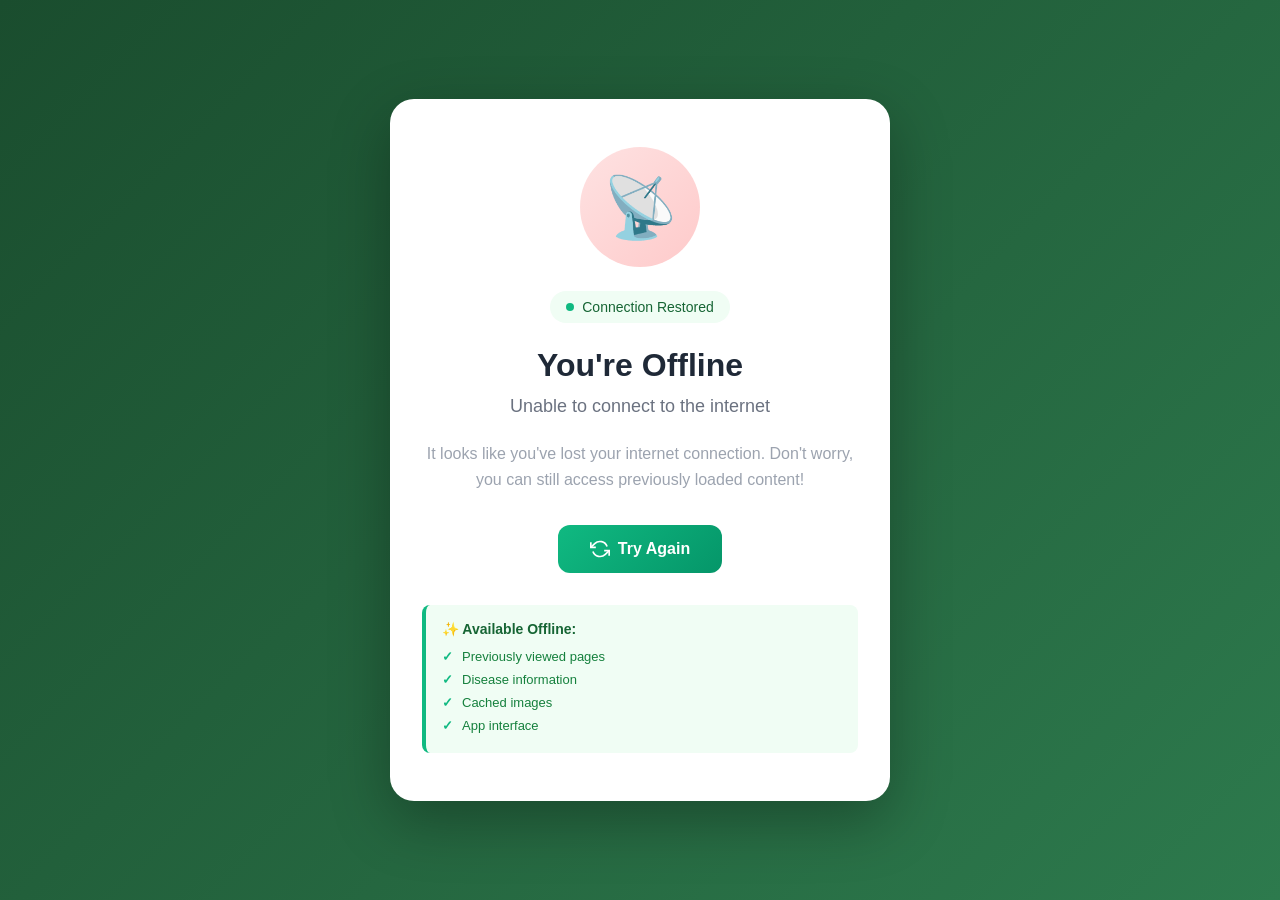
<file: static/offline.html>
<!DOCTYPE html>
<html lang="en">
<head>
    <meta charset="UTF-8">
    <meta name="viewport" content="width=device-width, initial-scale=1.0">
    <title>Offline - Chilli Care</title>
    <link rel="icon" href="/static/images/Site icon.png" type="image/png">
    <style>
        * {
            margin: 0;
            padding: 0;
            box-sizing: border-box;
        }

        body {
            font-family: 'Inter', -apple-system, BlinkMacSystemFont, 'Segoe UI', Roboto, sans-serif;
            background: linear-gradient(135deg, #1a4d2e 0%, #2d7a4d 100%);
            min-height: 100vh;
            display: flex;
            align-items: center;
            justify-content: center;
            padding: 20px;
        }

        .offline-container {
            background: white;
            border-radius: 24px;
            padding: 48px 32px;
            max-width: 500px;
            width: 100%;
            text-align: center;
            box-shadow: 0 20px 60px rgba(0, 0, 0, 0.3);
        }

        .offline-icon {
            width: 120px;
            height: 120px;
            margin: 0 auto 24px;
            background: linear-gradient(135deg, #fee2e2 0%, #fecaca 100%);
            border-radius: 50%;
            display: flex;
            align-items: center;
            justify-content: center;
            font-size: 60px;
            animation: pulse 2s ease-in-out infinite;
        }

        @keyframes pulse {
            0%, 100% {
                transform: scale(1);
            }
            50% {
                transform: scale(1.05);
            }
        }

        h1 {
            font-size: 32px;
            font-weight: 800;
            color: #1f2937;
            margin-bottom: 12px;
        }

        .subtitle {
            font-size: 18px;
            color: #6b7280;
            margin-bottom: 24px;
        }

        .message {
            font-size: 16px;
            color: #9ca3af;
            line-height: 1.6;
            margin-bottom: 32px;
        }

        .btn-retry {
            display: inline-flex;
            align-items: center;
            gap: 8px;
            padding: 14px 32px;
            background: linear-gradient(135deg, #10b981 0%, #059669 100%);
            color: white;
            border: none;
            border-radius: 12px;
            font-size: 16px;
            font-weight: 600;
            cursor: pointer;
            transition: all 0.3s ease;
            text-decoration: none;
        }

        .btn-retry:hover {
            transform: translateY(-2px);
            box-shadow: 0 8px 20px rgba(16, 185, 129, 0.4);
        }

        .btn-retry:active {
            transform: translateY(0);
        }

        .cached-notice {
            margin-top: 32px;
            padding: 16px;
            background: #f0fdf4;
            border-left: 4px solid #10b981;
            border-radius: 8px;
            text-align: left;
        }

        .cached-notice h3 {
            font-size: 14px;
            font-weight: 600;
            color: #166534;
            margin-bottom: 8px;
        }

        .cached-notice ul {
            list-style: none;
            padding: 0;
        }

        .cached-notice li {
            font-size: 13px;
            color: #15803d;
            padding: 4px 0;
            padding-left: 20px;
            position: relative;
        }

        .cached-notice li::before {
            content: '✓';
            position: absolute;
            left: 0;
            color: #10b981;
            font-weight: 700;
        }

        .network-status {
            display: inline-flex;
            align-items: center;
            gap: 8px;
            padding: 8px 16px;
            background: #fef2f2;
            border-radius: 20px;
            font-size: 14px;
            color: #991b1b;
            margin-bottom: 24px;
        }

        .status-dot {
            width: 8px;
            height: 8px;
            background: #dc2626;
            border-radius: 50%;
            animation: blink 1.5s ease-in-out infinite;
        }

        @keyframes blink {
            0%, 100% {
                opacity: 1;
            }
            50% {
                opacity: 0.3;
            }
        }

        @media (max-width: 480px) {
            .offline-container {
                padding: 32px 24px;
            }

            h1 {
                font-size: 24px;
            }

            .subtitle {
                font-size: 16px;
            }

            .offline-icon {
                width: 100px;
                height: 100px;
                font-size: 50px;
            }
        }
    </style>
</head>
<body>
    <div class="offline-container">
        <div class="offline-icon">
            📡
        </div>

        <div class="network-status">
            <span class="status-dot"></span>
            <span>No Internet Connection</span>
        </div>

        <h1>You're Offline</h1>
        <p class="subtitle">Unable to connect to the internet</p>
        
        <p class="message">
            It looks like you've lost your internet connection. 
            Don't worry, you can still access previously loaded content!
        </p>

        <button class="btn-retry" onclick="window.location.reload()">
            <svg width="20" height="20" viewBox="0 0 24 24" fill="none" stroke="currentColor" stroke-width="2">
                <path d="M1 4v6h6M23 20v-6h-6"/>
                <path d="M20.49 9A9 9 0 0 0 5.64 5.64L1 10m22 4l-4.64 4.36A9 9 0 0 1 3.51 15"/>
            </svg>
            Try Again
        </button>

        <div class="cached-notice">
            <h3>✨ Available Offline:</h3>
            <ul>
                <li>Previously viewed pages</li>
                <li>Disease information</li>
                <li>Cached images</li>
                <li>App interface</li>
            </ul>
        </div>
    </div>

    <script>
        // Check if we're back online
        window.addEventListener('online', () => {
            console.log('Back online!');
            // Show notification
            const notice = document.createElement('div');
            notice.style.cssText = `
                position: fixed;
                top: 20px;
                right: 20px;
                background: linear-gradient(135deg, #10b981 0%, #059669 100%);
                color: white;
                padding: 16px 24px;
                border-radius: 12px;
                box-shadow: 0 4px 12px rgba(0, 0, 0, 0.2);
                font-weight: 600;
                z-index: 9999;
                animation: slideIn 0.3s ease;
            `;
            notice.textContent = '✓ You\'re back online!';
            document.body.appendChild(notice);
            
            // Reload after a short delay
            setTimeout(() => {
                window.location.reload();
            }, 1500);
        });

        // Update status if already online
        if (navigator.onLine) {
            document.querySelector('.network-status').innerHTML = `
                <span style="width: 8px; height: 8px; background: #10b981; border-radius: 50%;"></span>
                <span style="color: #166534;">Connection Restored</span>
            `;
            document.querySelector('.network-status').style.background = '#f0fdf4';
        }
    </script>
</body>
</html>
</file>
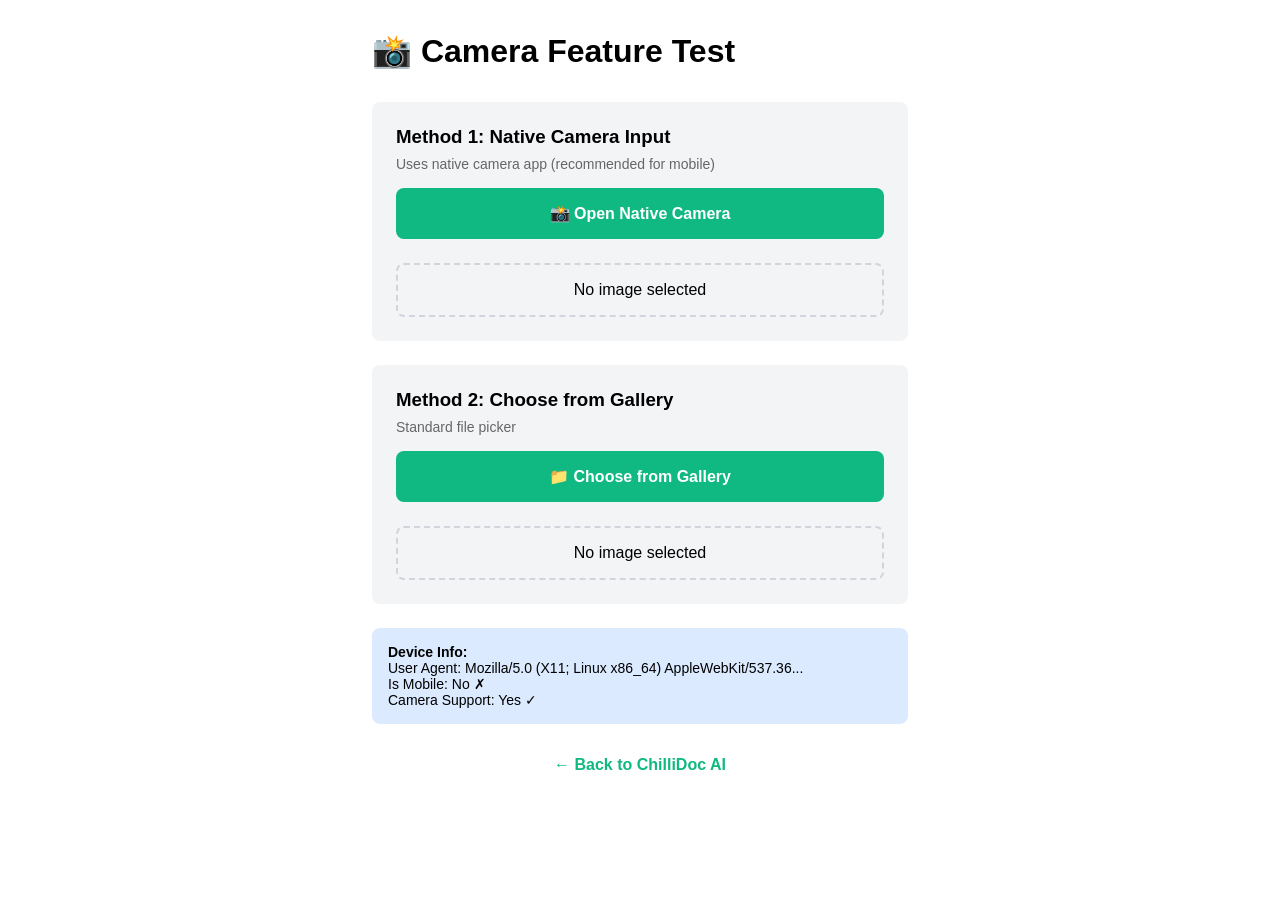
<file: templates/camera-test.html>
<!DOCTYPE html>
<html lang="en">
<head>
    <meta charset="UTF-8">
    <meta name="viewport" content="width=device-width, initial-scale=1.0">
    <title>Camera Test - ChilliDoc AI</title>
    <style>
        * { margin: 0; padding: 0; box-sizing: border-box; }
        body {
            font-family: -apple-system, BlinkMacSystemFont, 'Segoe UI', sans-serif;
            padding: 2rem;
            max-width: 600px;
            margin: 0 auto;
        }
        h1 { margin-bottom: 2rem; }
        .test-section {
            background: #f3f4f6;
            padding: 1.5rem;
            border-radius: 0.5rem;
            margin-bottom: 1.5rem;
        }
        button {
            width: 100%;
            padding: 1rem;
            margin: 0.5rem 0;
            border: none;
            border-radius: 0.5rem;
            font-size: 1rem;
            cursor: pointer;
            background: #10b981;
            color: white;
            font-weight: 600;
        }
        button:hover { background: #059669; }
        .preview {
            margin-top: 1rem;
            border: 2px dashed #d1d5db;
            border-radius: 0.5rem;
            padding: 1rem;
            text-align: center;
        }
        .preview img {
            max-width: 100%;
            border-radius: 0.5rem;
            margin-top: 1rem;
        }
        .info {
            background: #dbeafe;
            padding: 1rem;
            border-radius: 0.5rem;
            margin-top: 1rem;
            font-size: 0.875rem;
        }
        .success { background: #d1fae5; color: #065f46; }
        .error { background: #fee2e2; color: #991b1b; }
    </style>
</head>
<body>
    <h1>📸 Camera Feature Test</h1>
    
    <div class="test-section">
        <h3>Method 1: Native Camera Input</h3>
        <p style="margin: 0.5rem 0; font-size: 0.875rem; color: #666;">
            Uses native camera app (recommended for mobile)
        </p>
        <input type="file" id="nativeCamera" accept="image/*" capture="environment" hidden>
        <button onclick="document.getElementById('nativeCamera').click()">
            📸 Open Native Camera
        </button>
        <div class="preview" id="preview1">No image selected</div>
    </div>
    
    <div class="test-section">
        <h3>Method 2: Choose from Gallery</h3>
        <p style="margin: 0.5rem 0; font-size: 0.875rem; color: #666;">
            Standard file picker
        </p>
        <input type="file" id="gallery" accept="image/*" hidden>
        <button onclick="document.getElementById('gallery').click()">
            📁 Choose from Gallery
        </button>
        <div class="preview" id="preview2">No image selected</div>
    </div>
    
    <div class="info" id="deviceInfo">
        <strong>Device Info:</strong><br>
        User Agent: <span id="ua"></span><br>
        Is Mobile: <span id="isMobile"></span><br>
        Camera Support: <span id="cameraSupport"></span>
    </div>
    
    <div style="margin-top: 2rem; text-align: center;">
        <a href="/" style="color: #10b981; text-decoration: none; font-weight: 600;">
            ← Back to ChilliDoc AI
        </a>
    </div>
    
    <script>
        // Device detection
        const isMobile = /iPhone|iPad|iPod|Android/i.test(navigator.userAgent);
        const cameraSupport = !!(navigator.mediaDevices && navigator.mediaDevices.getUserMedia);
        
        document.getElementById('ua').textContent = navigator.userAgent.substring(0, 50) + '...';
        document.getElementById('isMobile').textContent = isMobile ? 'Yes ✓' : 'No ✗';
        document.getElementById('cameraSupport').textContent = cameraSupport ? 'Yes ✓' : 'No ✗';
        
        // Handle native camera
        document.getElementById('nativeCamera').addEventListener('change', function(e) {
            handleFile(e.target.files[0], 'preview1', 'Native Camera');
        });
        
        // Handle gallery
        document.getElementById('gallery').addEventListener('change', function(e) {
            handleFile(e.target.files[0], 'preview2', 'Gallery');
        });
        
        function handleFile(file, previewId, method) {
            const preview = document.getElementById(previewId);
            
            if (!file) {
                preview.innerHTML = '<span style="color: #991b1b;">No file selected</span>';
                return;
            }
            
            console.log(`${method} - File selected:`, {
                name: file.name,
                type: file.type,
                size: file.size,
                lastModified: file.lastModified
            });
            
            // Validate
            if (!file.type.startsWith('image/')) {
                preview.innerHTML = '<span style="color: #991b1b;">❌ Not an image file</span>';
                return;
            }
            
            if (file.size > 16 * 1024 * 1024) {
                preview.innerHTML = '<span style="color: #991b1b;">❌ File too large (max 16MB)</span>';
                return;
            }
            
            // Show preview
            const reader = new FileReader();
            reader.onload = function(e) {
                preview.innerHTML = `
                    <div style="color: #065f46;">✓ Image loaded successfully!</div>
                    <div style="font-size: 0.75rem; color: #666; margin-top: 0.5rem;">
                        ${file.name} (${(file.size / 1024).toFixed(1)} KB)
                    </div>
                    <img src="${e.target.result}" alt="Preview">
                `;
            };
            reader.onerror = function() {
                preview.innerHTML = '<span style="color: #991b1b;">❌ Failed to load image</span>';
            };
            reader.readAsDataURL(file);
        }
    </script>
</body>
</html>
</file>
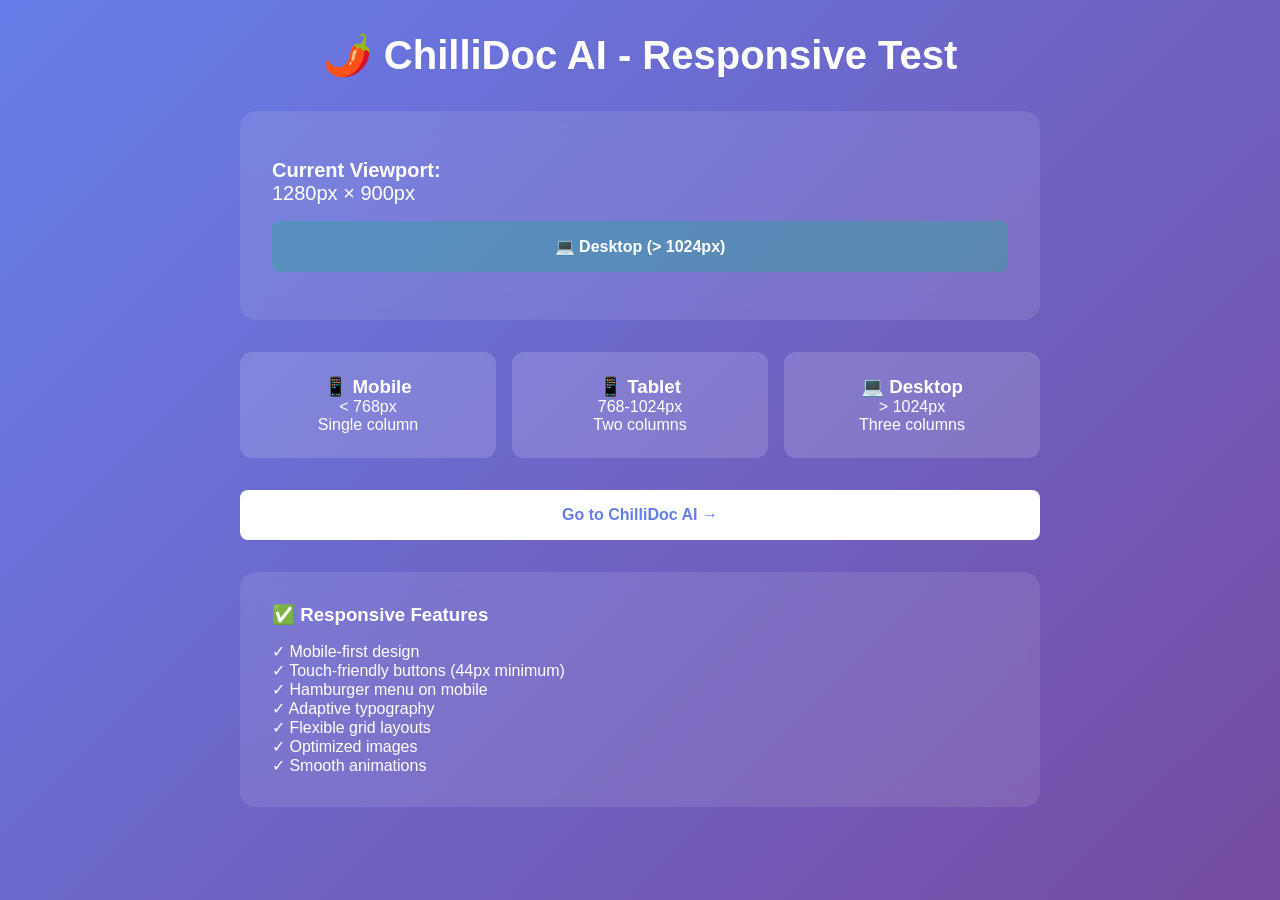
<file: templates/responsive-test.html>
<!DOCTYPE html>
<html lang="en">
<head>
    <meta charset="UTF-8">
    <meta name="viewport" content="width=device-width, initial-scale=1.0">
    <title>Responsive Test - ChilliDoc AI</title>
    <style>
        * {
            margin: 0;
            padding: 0;
            box-sizing: border-box;
        }
        
        body {
            font-family: -apple-system, BlinkMacSystemFont, 'Segoe UI', sans-serif;
            background: linear-gradient(135deg, #667eea 0%, #764ba2 100%);
            color: white;
            padding: 2rem;
            min-height: 100vh;
        }
        
        .container {
            max-width: 800px;
            margin: 0 auto;
        }
        
        h1 {
            font-size: 2.5rem;
            margin-bottom: 1rem;
            text-align: center;
        }
        
        .info-box {
            background: rgba(255, 255, 255, 0.1);
            backdrop-filter: blur(10px);
            padding: 2rem;
            border-radius: 1rem;
            margin: 2rem 0;
        }
        
        .viewport-info {
            font-size: 1.25rem;
            margin: 1rem 0;
        }
        
        .breakpoint {
            background: rgba(255, 255, 255, 0.2);
            padding: 1rem;
            border-radius: 0.5rem;
            margin: 1rem 0;
            font-weight: bold;
            text-align: center;
        }
        
        .test-grid {
            display: grid;
            grid-template-columns: repeat(3, 1fr);
            gap: 1rem;
            margin: 2rem 0;
        }
        
        .test-card {
            background: rgba(255, 255, 255, 0.15);
            padding: 1.5rem;
            border-radius: 0.75rem;
            text-align: center;
        }
        
        .btn {
            display: block;
            width: 100%;
            padding: 1rem;
            background: white;
            color: #667eea;
            border: none;
            border-radius: 0.5rem;
            font-size: 1rem;
            font-weight: 600;
            cursor: pointer;
            margin-top: 2rem;
            text-decoration: none;
            text-align: center;
        }
        
        .btn:hover {
            transform: translateY(-2px);
            box-shadow: 0 10px 20px rgba(0,0,0,0.2);
        }
        
        /* Responsive breakpoints */
        @media (max-width: 1024px) {
            .test-grid {
                grid-template-columns: repeat(2, 1fr);
            }
        }
        
        @media (max-width: 768px) {
            h1 {
                font-size: 2rem;
            }
            
            .test-grid {
                grid-template-columns: 1fr;
            }
            
            .info-box {
                padding: 1.5rem;
            }
        }
        
        @media (max-width: 480px) {
            h1 {
                font-size: 1.5rem;
            }
            
            .viewport-info {
                font-size: 1rem;
            }
            
            .info-box {
                padding: 1rem;
            }
        }
    </style>
</head>
<body>
    <div class="container">
        <h1>🌶️ ChilliDoc AI - Responsive Test</h1>
        
        <div class="info-box">
            <div class="viewport-info">
                <strong>Current Viewport:</strong><br>
                <span id="viewportWidth">Loading...</span>
            </div>
            
            <div class="breakpoint" id="breakpoint">
                Detecting breakpoint...
            </div>
        </div>
        
        <div class="test-grid">
            <div class="test-card">
                <h3>📱 Mobile</h3>
                <p>< 768px</p>
                <p>Single column</p>
            </div>
            <div class="test-card">
                <h3>📱 Tablet</h3>
                <p>768-1024px</p>
                <p>Two columns</p>
            </div>
            <div class="test-card">
                <h3>💻 Desktop</h3>
                <p>> 1024px</p>
                <p>Three columns</p>
            </div>
        </div>
        
        <a href="/" class="btn">Go to ChilliDoc AI →</a>
        
        <div class="info-box" style="margin-top: 2rem;">
            <h3 style="margin-bottom: 1rem;">✅ Responsive Features</h3>
            <ul style="list-style: none; padding: 0;">
                <li>✓ Mobile-first design</li>
                <li>✓ Touch-friendly buttons (44px minimum)</li>
                <li>✓ Hamburger menu on mobile</li>
                <li>✓ Adaptive typography</li>
                <li>✓ Flexible grid layouts</li>
                <li>✓ Optimized images</li>
                <li>✓ Smooth animations</li>
            </ul>
        </div>
    </div>
    
    <script>
        function updateViewport() {
            const width = window.innerWidth;
            const height = window.innerHeight;
            
            document.getElementById('viewportWidth').textContent = 
                `${width}px × ${height}px`;
            
            const breakpoint = document.getElementById('breakpoint');
            
            if (width < 480) {
                breakpoint.textContent = '📱 Small Mobile (< 480px)';
                breakpoint.style.background = 'rgba(239, 68, 68, 0.3)';
            } else if (width < 768) {
                breakpoint.textContent = '📱 Mobile (480-768px)';
                breakpoint.style.background = 'rgba(245, 158, 11, 0.3)';
            } else if (width < 1024) {
                breakpoint.textContent = '📱 Tablet (768-1024px)';
                breakpoint.style.background = 'rgba(59, 130, 246, 0.3)';
            } else {
                breakpoint.textContent = '💻 Desktop (> 1024px)';
                breakpoint.style.background = 'rgba(16, 185, 129, 0.3)';
            }
        }
        
        updateViewport();
        window.addEventListener('resize', updateViewport);
    </script>
</body>
</html>
</file>
